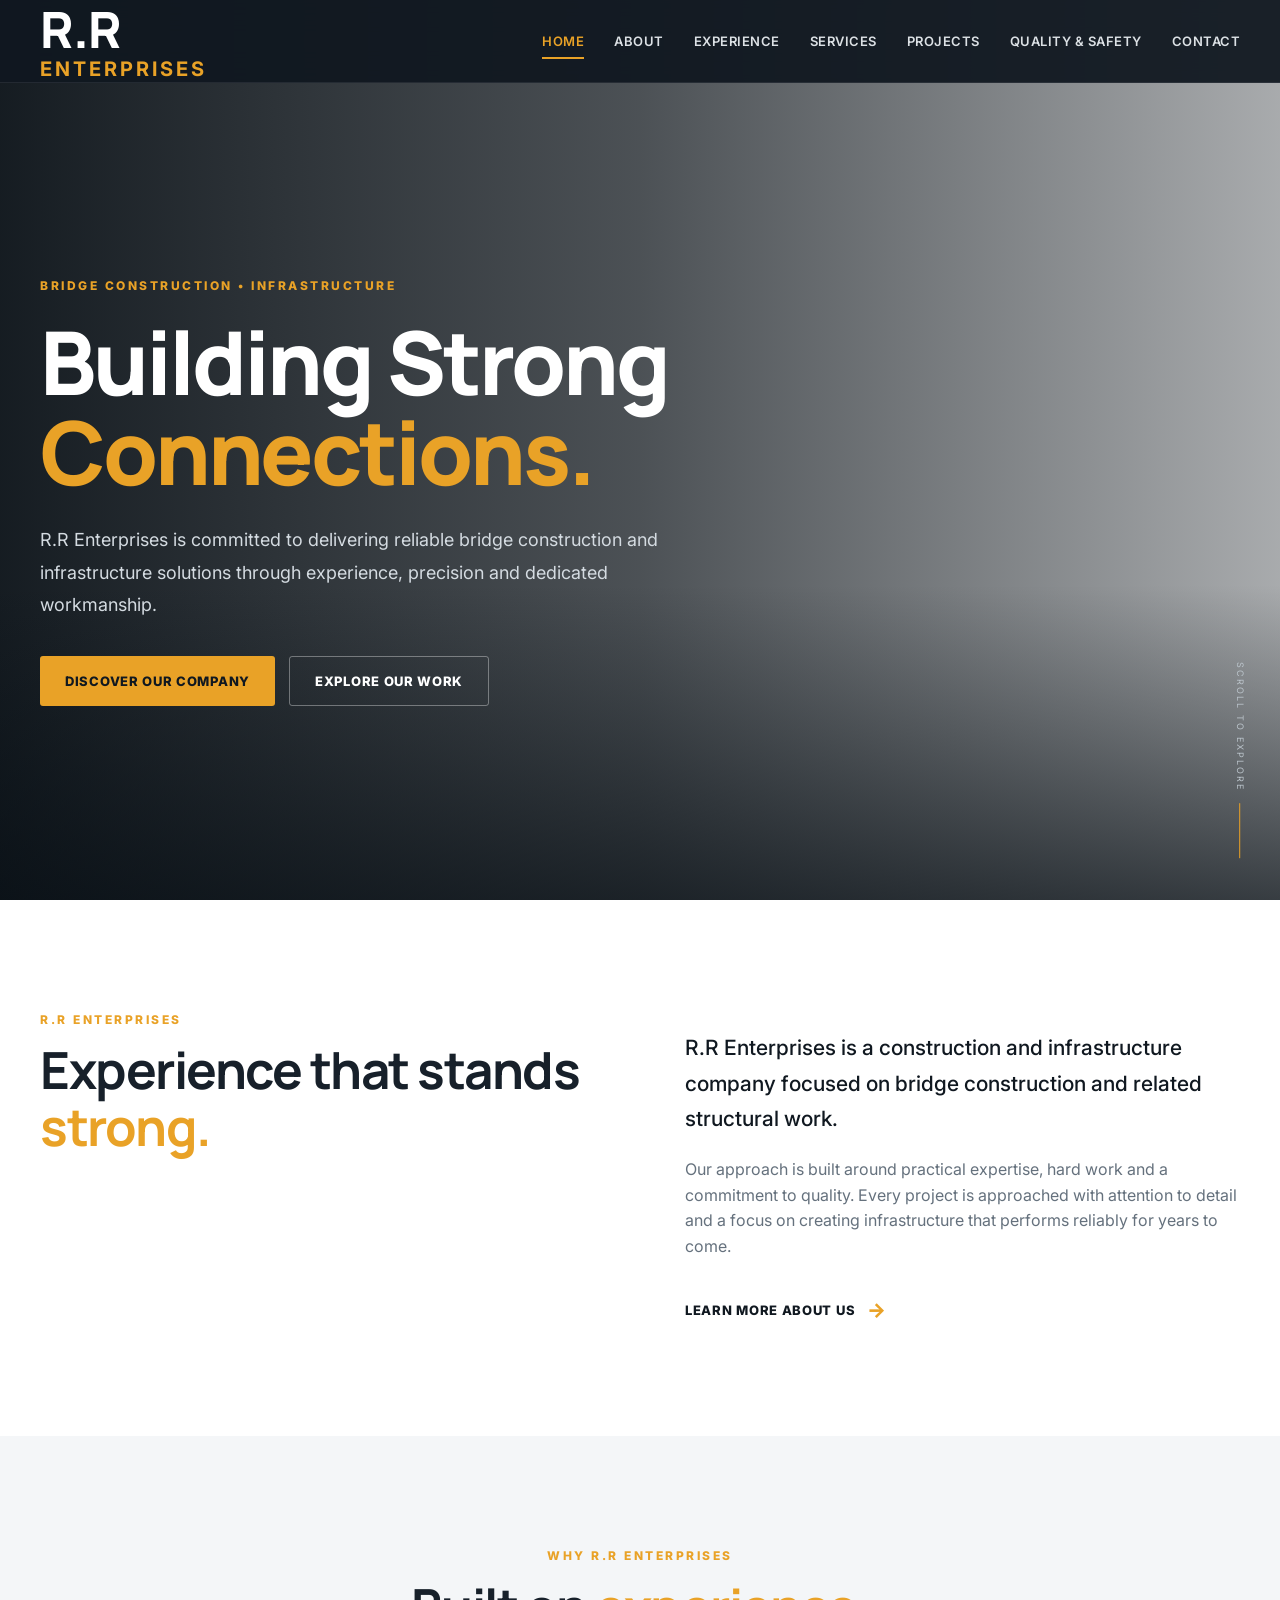
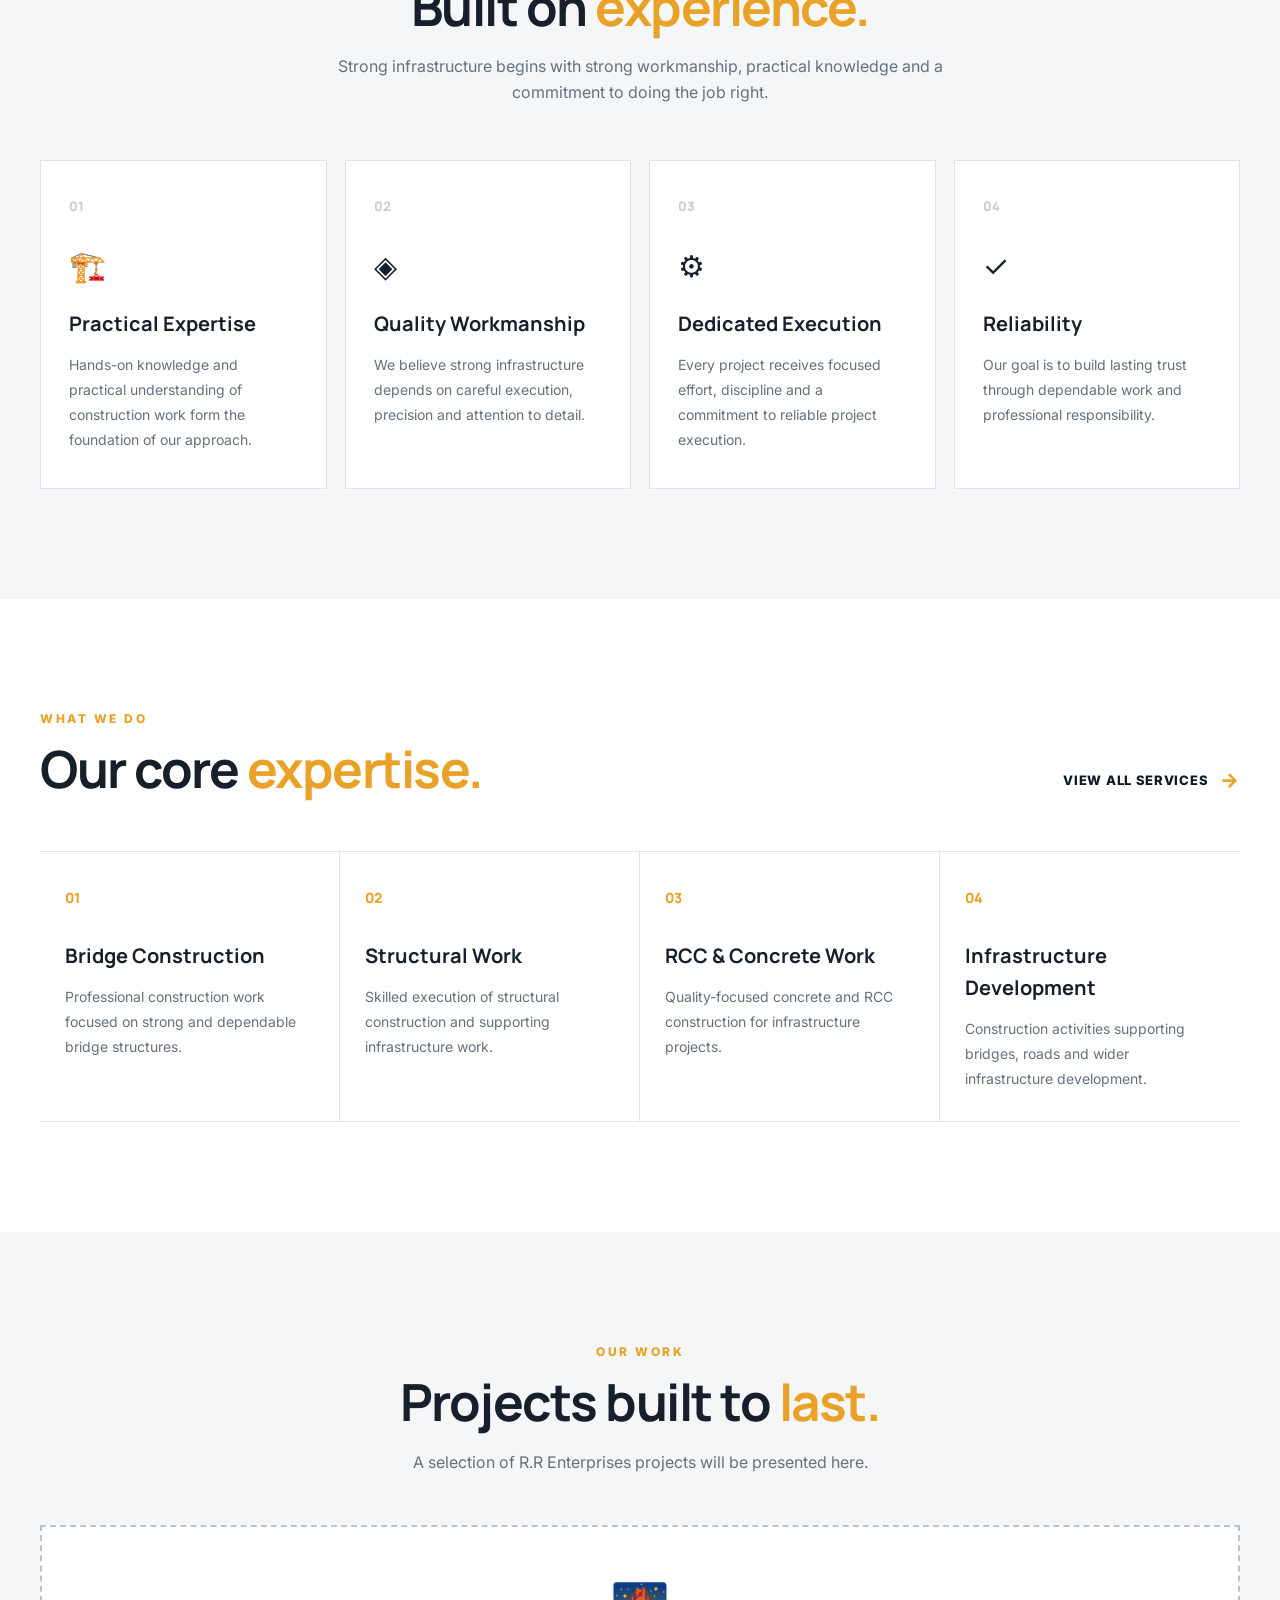
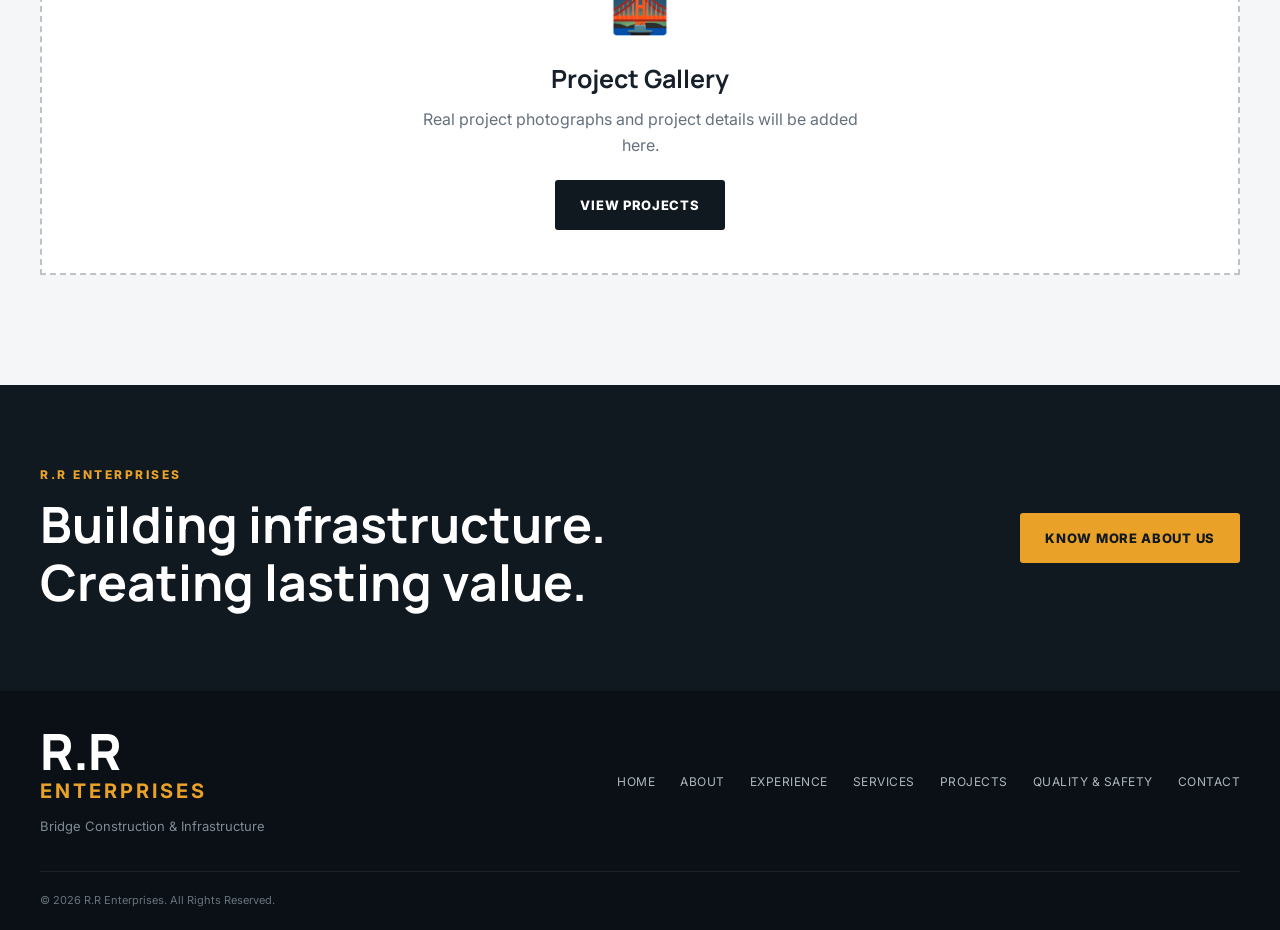
<file: index.html>
<!DOCTYPE html>
<html lang="en">

<head>

    <meta charset="UTF-8">

    <meta name="viewport" content="width=device-width, initial-scale=1.0">


    <!-- ================= BASIC SEO ================= -->

    <title>R.R Enterprises | Bridge Construction & Infrastructure</title>

    <meta name="description"
        content="R.R Enterprises is a bridge construction and infrastructure company based in Shajapur, Madhya Pradesh. With 15+ years of experience, the company undertakes major bridges, minor bridges, railway overbridges, dams and canal structures across India.">

    <meta name="keywords"
        content="R.R Enterprises, bridge construction company, bridge contractor India, bridge construction Madhya Pradesh, major bridge construction, minor bridge construction, railway overbridge, ROB construction, dam construction, canal construction, infrastructure company">

    <meta name="author" content="R.R Enterprises">

    <meta name="robots" content="index, follow">

    <meta name="language" content="English">


    <!-- ================= LOCATION ================= -->

    <meta name="geo.region" content="IN-MP">

    <meta name="geo.placename" content="Shajapur, Madhya Pradesh, India">


    <!-- ================= CANONICAL ================= -->

    <!--
        Add your real domain here after publishing.

        Example:
        <link rel="canonical" href="https://www.rrenterprises.com/">
    -->


    <!-- ================= OPEN GRAPH ================= -->

    <meta property="og:type" content="website">

    <meta property="og:title"
        content="R.R Enterprises | Bridge Construction & Infrastructure">

    <meta property="og:description"
        content="15+ years of experience in bridge construction and infrastructure development across India.">

    <!--
        Add these after your website has a final domain:

        <meta property="og:url"
            content="https://www.rrenterprises.com/">

        <meta property="og:image"
            content="https://www.rrenterprises.com/images/og-image.jpg">
    -->


    <!-- ================= THEME ================= -->

    <meta name="theme-color" content="#111820">


    <!-- ================= GOOGLE FONT ================= -->

    <link rel="preconnect" href="https://fonts.googleapis.com">

    <link rel="preconnect" href="https://fonts.gstatic.com" crossorigin>

    <link
        href="https://fonts.googleapis.com/css2?family=Inter:wght@400;500;600;700;800&family=Manrope:wght@500;600;700;800&display=swap"
        rel="stylesheet">


    <!-- ================= CSS ================= -->

    <link rel="stylesheet" href="css/style.css">

</head>


<body>


    <!-- ================= NAVIGATION ================= -->

    <header class="navbar">

        <div class="container nav-container">

            <a href="index.html" class="logo">

                <span class="logo-main">R.R</span>

                <span class="logo-sub">ENTERPRISES</span>

            </a>


            <nav class="nav-menu">

                <a href="index.html" class="active">Home</a>

                <a href="pages/about.html">About</a>

                <a href="pages/experience.html">Experience</a>

                <a href="pages/services.html">Services</a>

                <a href="pages/projects.html">Projects</a>

                <a href="pages/quality.html">Quality & Safety</a>

                <a href="pages/contact.html">Contact</a>

            </nav>


            <button class="menu-button" aria-label="Open navigation menu">

                <span></span>
                <span></span>
                <span></span>

            </button>

        </div>

    </header>



    <!-- ================= HERO SECTION ================= -->

    <main>

        <section class="hero">

            <div class="hero-overlay"></div>


            <div class="container hero-container">

                <div class="hero-content">

                    <p class="hero-label">
                        BRIDGE CONSTRUCTION • INFRASTRUCTURE
                    </p>


                    <h1>

                        Building Strong
                        <span>Connections.</span>

                    </h1>


                    <p class="hero-description">

                        R.R Enterprises is committed to delivering
                        reliable bridge construction and infrastructure
                        solutions through experience, precision and
                        dedicated workmanship.

                    </p>


                    <div class="hero-buttons">

                        <a href="pages/about.html" class="btn btn-primary">

                            Discover Our Company

                        </a>


                        <a href="pages/projects.html" class="btn btn-outline">

                            Explore Our Work

                        </a>

                    </div>

                </div>

            </div>


            <div class="hero-scroll">

                <span>SCROLL TO EXPLORE</span>

                <div class="scroll-line"></div>

            </div>

        </section>



        <!-- ================= COMPANY INTRODUCTION ================= -->

        <section class="intro section">

            <div class="container intro-grid">


                <div class="section-heading">

                    <p class="section-label">
                        R.R ENTERPRISES
                    </p>


                    <h2>

                        Experience that stands
                        <span>strong.</span>

                    </h2>

                </div>


                <div class="intro-content">

                    <p class="large-text">

                        R.R Enterprises is a construction and
                        infrastructure company focused on bridge
                        construction and related structural work.

                    </p>


                    <p>

                        Our approach is built around practical expertise,
                        hard work and a commitment to quality. Every
                        project is approached with attention to detail
                        and a focus on creating infrastructure that
                        performs reliably for years to come.

                    </p>


                    <a href="pages/about.html" class="text-link">

                        Learn more about us

                        <span>→</span>

                    </a>

                </div>

            </div>

        </section>



        <!-- ================= WHY CHOOSE US ================= -->

        <section class="why-us section">

            <div class="container">


                <div class="section-heading centered">

                    <p class="section-label">
                        WHY R.R ENTERPRISES
                    </p>


                    <h2>

                        Built on
                        <span>experience.</span>

                    </h2>


                    <p class="section-intro">

                        Strong infrastructure begins with strong
                        workmanship, practical knowledge and a
                        commitment to doing the job right.

                    </p>

                </div>


                <div class="why-grid">


                    <article class="why-card">

                        <div class="card-number">
                            01
                        </div>


                        <div class="card-icon">
                            🏗️
                        </div>


                        <h3>
                            Practical Expertise
                        </h3>


                        <p>

                            Hands-on knowledge and practical
                            understanding of construction work
                            form the foundation of our approach.

                        </p>

                    </article>



                    <article class="why-card">

                        <div class="card-number">
                            02
                        </div>


                        <div class="card-icon">
                            ◈
                        </div>


                        <h3>
                            Quality Workmanship
                        </h3>


                        <p>

                            We believe strong infrastructure
                            depends on careful execution,
                            precision and attention to detail.

                        </p>

                    </article>



                    <article class="why-card">

                        <div class="card-number">
                            03
                        </div>


                        <div class="card-icon">
                            ⚙
                        </div>


                        <h3>
                            Dedicated Execution
                        </h3>


                        <p>

                            Every project receives focused effort,
                            discipline and a commitment to reliable
                            project execution.

                        </p>

                    </article>



                    <article class="why-card">

                        <div class="card-number">
                            04
                        </div>


                        <div class="card-icon">
                            ✓
                        </div>


                        <h3>
                            Reliability
                        </h3>


                        <p>

                            Our goal is to build lasting trust
                            through dependable work and
                            professional responsibility.

                        </p>

                    </article>

                </div>

            </div>

        </section>



        <!-- ================= SERVICES PREVIEW ================= -->

        <section class="services-preview section">

            <div class="container">


                <div class="services-header">

                    <div class="section-heading">

                        <p class="section-label">
                            WHAT WE DO
                        </p>


                        <h2>

                            Our core
                            <span>expertise.</span>

                        </h2>

                    </div>


                    <a href="pages/services.html" class="text-link">

                        View all services

                        <span>→</span>

                    </a>

                </div>



                <div class="services-grid">


                    <article class="service-item">

                        <div class="service-icon">
                            01
                        </div>


                        <h3>
                            Bridge Construction
                        </h3>


                        <p>

                            Professional construction work
                            focused on strong and dependable
                            bridge structures.

                        </p>

                    </article>



                    <article class="service-item">

                        <div class="service-icon">
                            02
                        </div>


                        <h3>
                            Structural Work
                        </h3>


                        <p>

                            Skilled execution of structural
                            construction and supporting
                            infrastructure work.

                        </p>

                    </article>



                    <article class="service-item">

                        <div class="service-icon">
                            03
                        </div>


                        <h3>
                            RCC & Concrete Work
                        </h3>


                        <p>

                            Quality-focused concrete and RCC
                            construction for infrastructure
                            projects.

                        </p>

                    </article>



                    <article class="service-item">

                        <div class="service-icon">
                            04
                        </div>


                        <h3>
                            Infrastructure Development
                        </h3>


                        <p>

                            Construction activities supporting
                            bridges, roads and wider
                            infrastructure development.

                        </p>

                    </article>

                </div>

            </div>

        </section>



        <!-- ================= PROJECT PREVIEW ================= -->

        <section class="projects-preview section">

            <div class="container">


                <div class="section-heading centered">

                    <p class="section-label">
                        OUR WORK
                    </p>


                    <h2>

                        Projects built to
                        <span>last.</span>

                    </h2>


                    <p class="section-intro">

                        A selection of R.R Enterprises projects
                        will be presented here.

                    </p>

                </div>


                <!--
                    PROJECT IMAGES WILL BE ADDED HERE LATER.
                -->


                <div class="project-placeholder">

                    <div>

                        <div class="placeholder-icon">
                            🌉
                        </div>


                        <h3>
                            Project Gallery
                        </h3>


                        <p>

                            Real project photographs and
                            project details will be added here.

                        </p>


                        <a href="pages/projects.html"
                            class="btn btn-dark">

                            View Projects

                        </a>

                    </div>

                </div>

            </div>

        </section>



        <!-- ================= FINAL CTA ================= -->

        <section class="home-cta">

            <div class="container cta-container">

                <div>

                    <p class="section-label">
                        R.R ENTERPRISES
                    </p>


                    <h2>

                        Building infrastructure.
                        <br>
                        Creating lasting value.

                    </h2>

                </div>


                <a href="pages/about.html"
                    class="btn btn-primary">

                    Know More About Us

                </a>

            </div>

        </section>

    </main>



    <!-- ================= FOOTER ================= -->

    <footer class="footer">

        <div class="container footer-content">


            <div class="footer-brand">

                <a href="index.html" class="logo">

                    <span class="logo-main">R.R</span>

                    <span class="logo-sub">ENTERPRISES</span>

                </a>


                <p>
                    Bridge Construction & Infrastructure
                </p>

            </div>


            <div class="footer-links">

                <a href="index.html">
                    Home
                </a>


                <a href="pages/about.html">
                    About
                </a>


                <a href="pages/experience.html">
                    Experience
                </a>


                <a href="pages/services.html">
                    Services
                </a>


                <a href="pages/projects.html">
                    Projects
                </a>


                <a href="pages/quality.html">
                    Quality & Safety
                </a>


                <a href="pages/contact.html">
                    Contact
                </a>

            </div>

        </div>


        <div class="container footer-bottom">

            <p>
                © 2026 R.R Enterprises. All Rights Reserved.
            </p>

        </div>

    </footer>



    <!-- ================= JAVASCRIPT ================= -->

    <script src="js/script.js"></script>

</body>

</html>
</file>
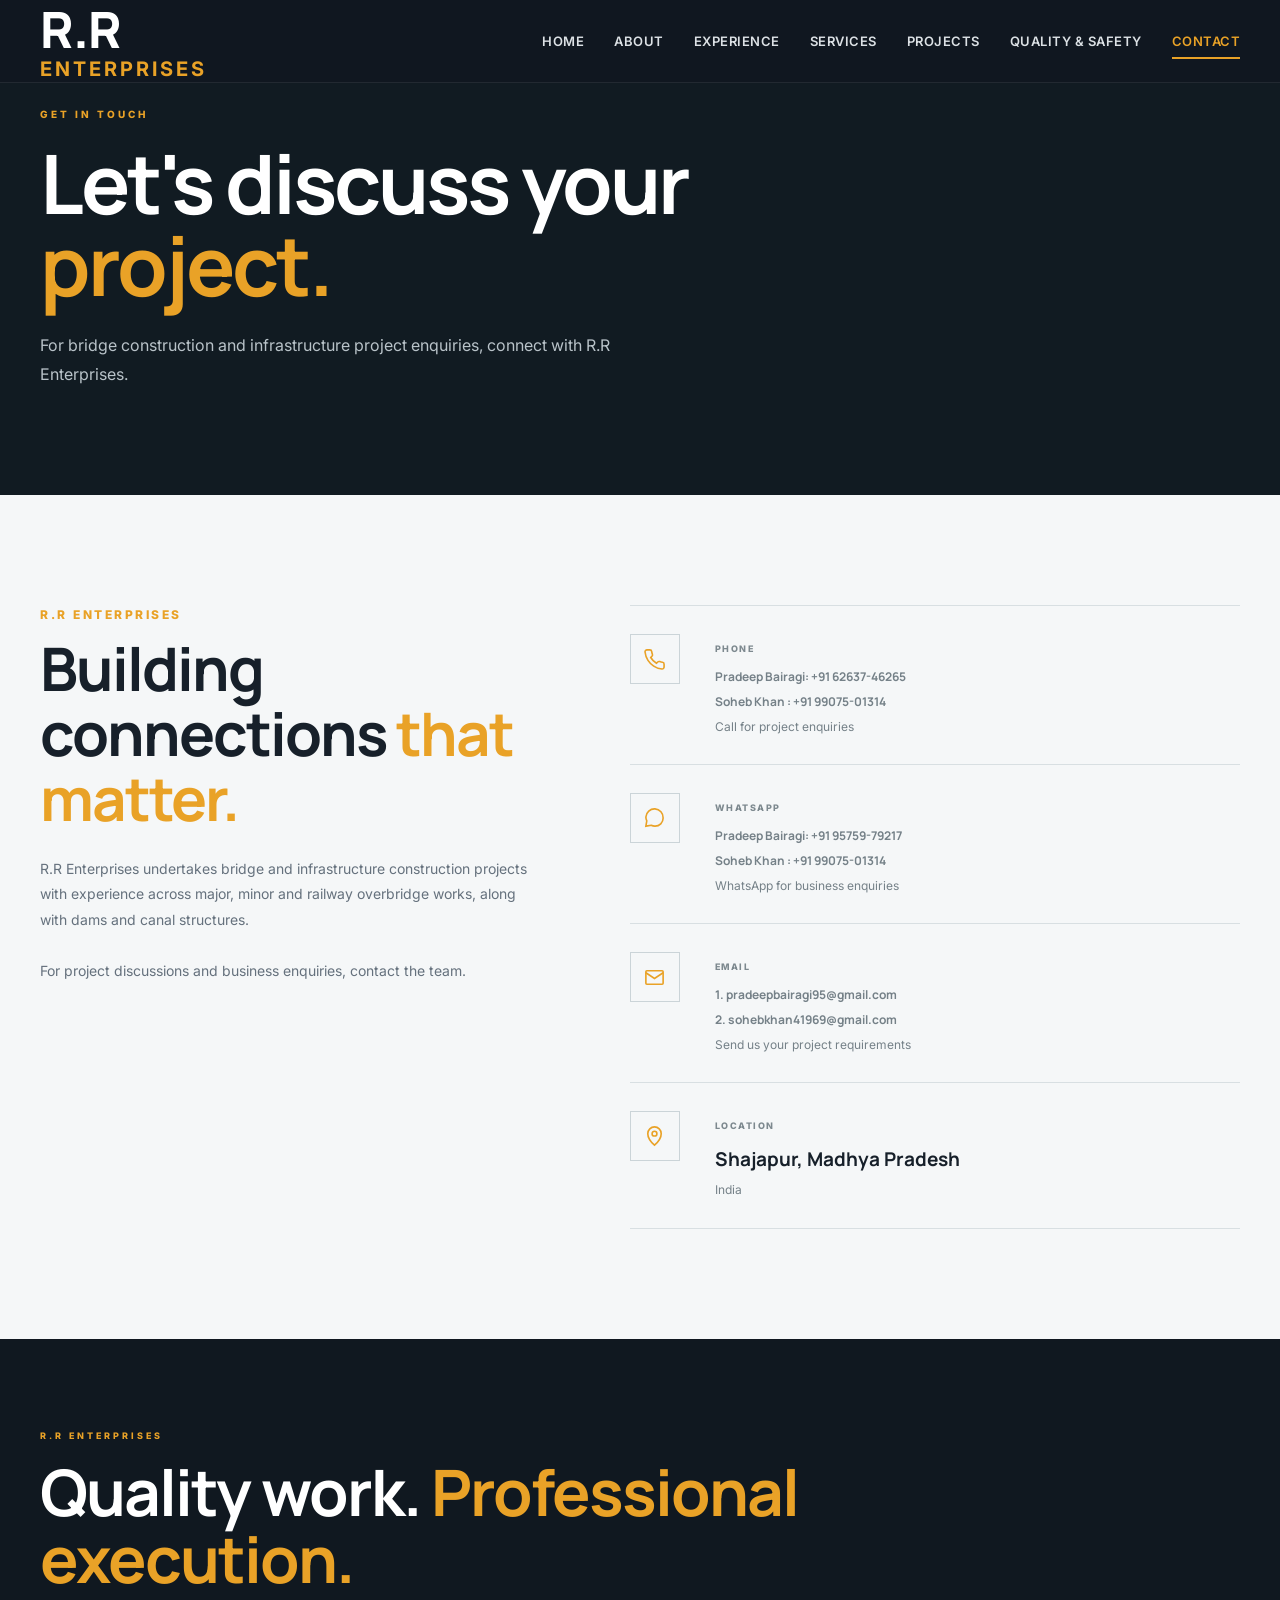
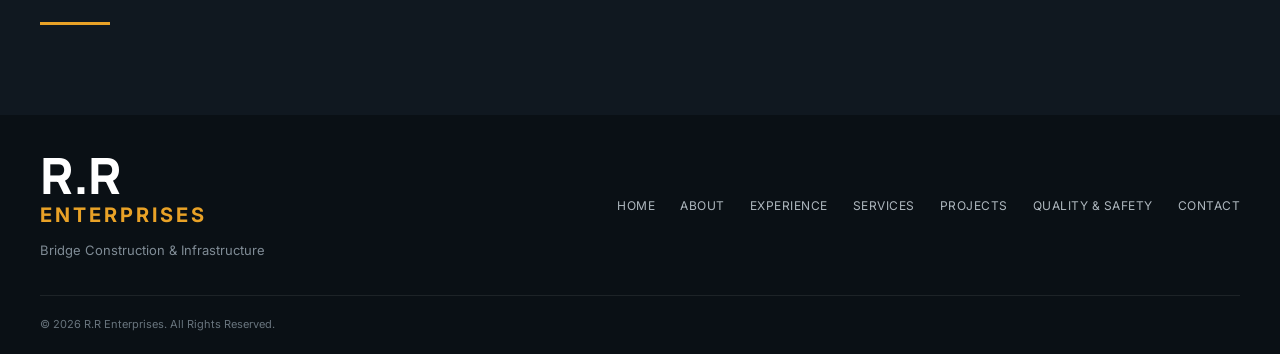
<file: pages/contact.html>
<!DOCTYPE html>
<html lang="en">

<head>

    <meta charset="UTF-8">

    <meta name="viewport" content="width=device-width, initial-scale=1.0">

    <meta name="description"
        content="Contact R.R Enterprises for bridge construction and infrastructure project enquiries. Based in Shajapur, Madhya Pradesh.">

    <meta name="keywords"
        content="R.R Enterprises, contact, bridge construction, infrastructure contractor, Shajapur">

    <meta name="author" content="R.R Enterprises">

    <title>Contact | R.R Enterprises</title>


    <!-- Google Fonts -->

    <link rel="preconnect" href="https://fonts.googleapis.com">

    <link rel="preconnect" href="https://fonts.gstatic.com" crossorigin>

    <link
        href="https://fonts.googleapis.com/css2?family=Inter:wght@400;500;600;700;800&family=Manrope:wght@500;600;700;800&display=swap"
        rel="stylesheet">


    <!-- Main CSS -->

    <link rel="stylesheet" href="../css/style.css">

    <!-- Contact CSS -->

    <link rel="stylesheet" href="../css/contact.css">

</head>


<body>


    <!-- ================= NAVIGATION ================= -->

    <header class="navbar">

        <div class="container nav-container">

            <a href="../index.html" class="logo">

                <span class="logo-main">R.R</span>

                <span class="logo-sub">ENTERPRISES</span>

            </a>


            <nav class="nav-menu">

                <a href="../index.html">Home</a>

                <a href="about.html">About</a>

                <a href="experience.html">Experience</a>

                <a href="services.html">Services</a>

                <a href="projects.html">Projects</a>

                <a href="quality.html">Quality & Safety</a>

                <a href="contact.html" class="active">Contact</a>

            </nav>


            <button class="menu-button" aria-label="Open navigation menu">

                <span></span>
                <span></span>
                <span></span>

            </button>

        </div>

    </header>



    <!-- ================= MAIN ================= -->

    <main>


        <!-- ================= HERO ================= -->

        <section class="contact-hero">

            <div class="container contact-hero-content">

                <p class="contact-label">
                    GET IN TOUCH
                </p>


                <h1>

                    Let's discuss your
                    <span>project.</span>

                </h1>


                <p>

                    For bridge construction and infrastructure
                    project enquiries, connect with R.R Enterprises.

                </p>

            </div>

        </section>



        <!-- ================= CONTACT INFORMATION ================= -->

        <section class="contact-section section">

            <div class="container contact-grid">


                <!-- LEFT -->

                <div class="contact-intro">

                    <p class="section-label">
                        R.R ENTERPRISES
                    </p>


                    <h2>

                        Building connections
                        <span>that matter.</span>

                    </h2>


                    <p>

                        R.R Enterprises undertakes bridge and
                        infrastructure construction projects with
                        experience across major, minor and railway
                        overbridge works, along with dams and
                        canal structures.

                    </p>


                    <p>

                        For project discussions and business
                        enquiries, contact the team.

                    </p>

                </div>



                <!-- RIGHT -->

                <div class="contact-details">


                    <!-- PHONE -->

                    <div class="contact-item">

                        <div class="contact-icon">

                            <svg viewBox="0 0 24 24"
                                fill="none"
                                stroke="currentColor"
                                stroke-width="1.7">

                                <path d="M22 16.92v3a2 2 0 0 1-2.18 2
                                19.79 19.79 0 0 1-8.63-3.07
                                19.5 19.5 0 0 1-6-6
                                19.79 19.79 0 0 1-3.07-8.67
                                A2 2 0 0 1 4.11 2h3
                                a2 2 0 0 1 2 1.72
                                12.84 12.84 0 0 0 .7 2.81
                                2 2 0 0 1-.45 2.11L8.09 9.91
                                a16 16 0 0 0 6 6l1.27-1.27
                                a2 2 0 0 1 2.11-.45
                                12.84 12.84 0 0 0 2.81.7
                                A2 2 0 0 1 22 16.92z" />

                            </svg>

                        </div>


                        <div>

                            <span>PHONE</span>

                            <!-- ENTER PHONE NUMBER HERE -->

                            <h3>
                                <p>Pradeep Bairagi: +91 62637-46265</p>
                                <p>Soheb Khan     : +91 99075-01314</p>
                            </h3>

                            <p>
                                Call for project enquiries
                            </p>

                        </div>

                    </div>



                    <!-- WHATSAPP -->

                    <div class="contact-item">

                        <div class="contact-icon">

                            <svg viewBox="0 0 24 24"
                                fill="none"
                                stroke="currentColor"
                                stroke-width="1.7">

                                <path d="M21 11.5a8.4 8.4 0 0 1-8.5 8.5
                                8.4 8.4 0 0 1-4-.95L3 20l.95-5.5
                                A8.4 8.4 0 0 1 3 10.5
                                8.5 8.5 0 1 1 21 11.5z" />

                            </svg>

                        </div>


                        <div>

                            <span>WHATSAPP</span>

                            <!-- ENTER WHATSAPP NUMBER HERE -->

                            <h3>
                                <p>Pradeep Bairagi: +91 95759-79217</p>
                                <p>Soheb Khan      : +91 99075-01314 </p>                              
                            </h3>

                            <p>
                                WhatsApp for business enquiries
                            </p>

                        </div>

                    </div>



                    <!-- EMAIL -->

                    <div class="contact-item">

                        <div class="contact-icon">

                            <svg viewBox="0 0 24 24"
                                fill="none"
                                stroke="currentColor"
                                stroke-width="1.7">

                                <rect x="3" y="5" width="18" height="14" rx="1" />

                                <path d="M3 7l9 6 9-6" />

                            </svg>

                        </div>


                        <div>

                            <span>EMAIL</span>

                            <!-- ENTER EMAIL HERE -->

                            <h3>
                              <p> 1. pradeepbairagi95@gmail.com</p>
                            <p>   2. sohebkhan41969@gmail.com</p>
                            </h3>

                            <p>
                                Send us your project requirements
                            </p>

                        </div>

                    </div>



                    <!-- LOCATION -->

                    <div class="contact-item">

                        <div class="contact-icon">

                            <svg viewBox="0 0 24 24"
                                fill="none"
                                stroke="currentColor"
                                stroke-width="1.7">

                                <path d="M12 21s7-6.2 7-12
                                a7 7 0 1 0-14 0
                                c0 5.8 7 12 7 12z" />

                                <circle cx="12" cy="9" r="2.5" />

                            </svg>

                        </div>


                        <div>

                            <span>LOCATION</span>

                            <h3>
                                Shajapur, Madhya Pradesh
                            </h3>

                            <p>
                                India
                            </p>

                        </div>

                    </div>


                </div>

            </div>

        </section>



        <!-- ================= CTA ================= -->

        <section class="contact-cta">

            <div class="container">

                <p>
                    R.R ENTERPRISES
                </p>


                <h2>

                    Quality work.
                    <span>Professional execution.</span>

                </h2>


                <div class="contact-cta-line"></div>

            </div>

        </section>

    </main>



    <!-- ================= FOOTER ================= -->

    <footer class="footer">

        <div class="container footer-content">


            <div class="footer-brand">

                <a href="../index.html" class="logo">

                    <span class="logo-main">R.R</span>

                    <span class="logo-sub">ENTERPRISES</span>

                </a>


                <p>
                    Bridge Construction & Infrastructure
                </p>

            </div>


            <div class="footer-links">

                <a href="../index.html">Home</a>

                <a href="about.html">About</a>

                <a href="experience.html">Experience</a>

                <a href="services.html">Services</a>

                <a href="projects.html">Projects</a>

                <a href="quality.html">Quality & Safety</a>

                <a href="contact.html">Contact</a>

            </div>

        </div>


        <div class="container footer-bottom">

            <p>
                © 2026 R.R Enterprises. All Rights Reserved.
            </p>

        </div>

    </footer>


    <!-- Mobile Menu JavaScript -->

    <script src="../js/script.js"></script>

</body>

</html>
</file>
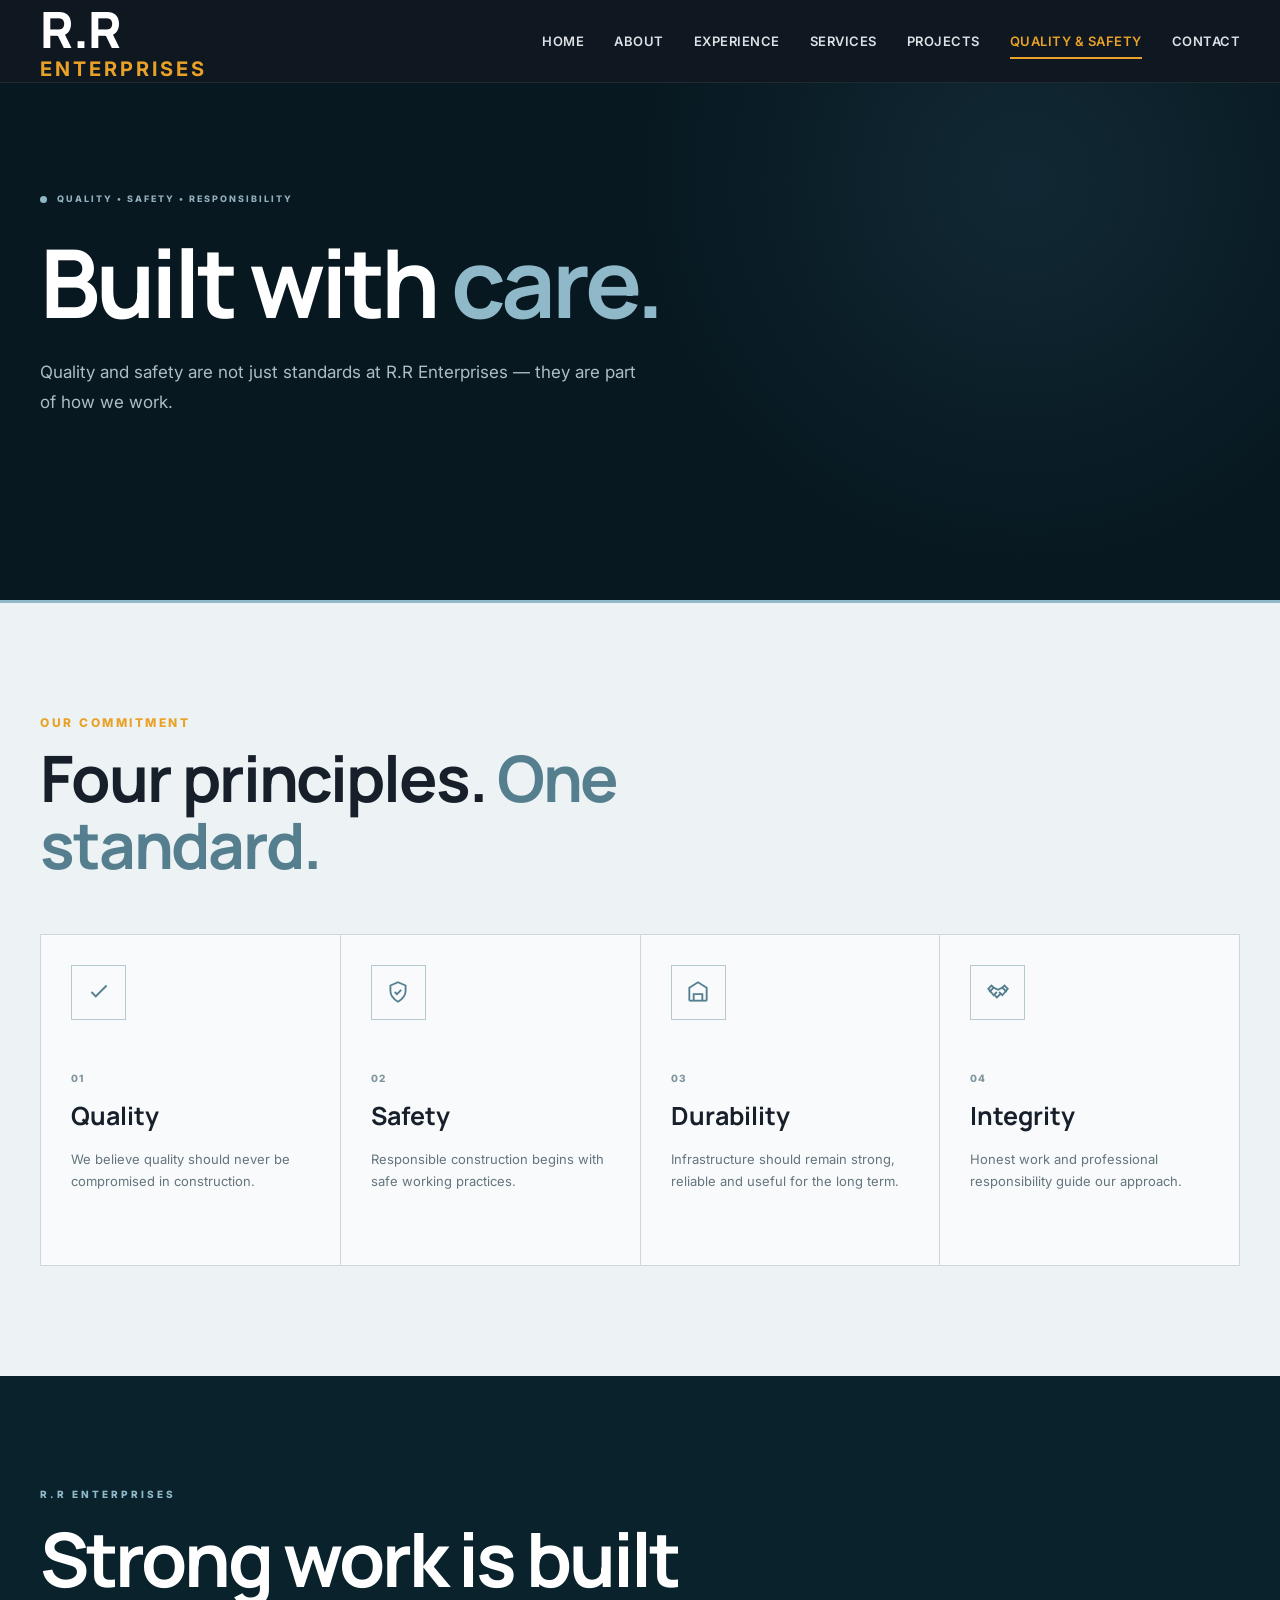
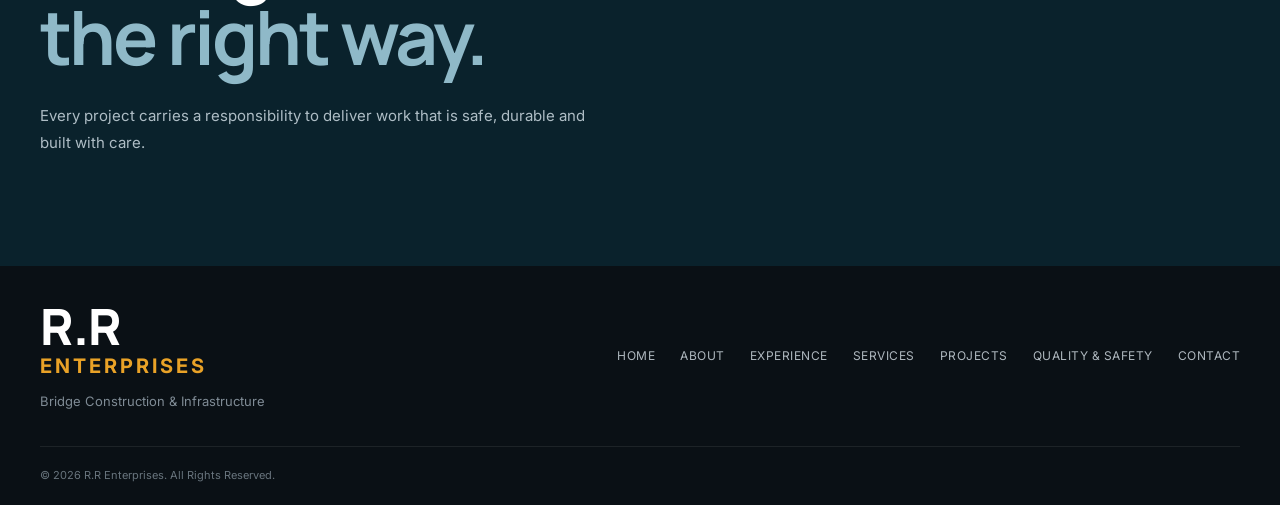
<file: pages/quality.html>
<!DOCTYPE html>
<html lang="en">

<head>

    <meta charset="UTF-8">

    <meta name="viewport" content="width=device-width, initial-scale=1.0">

    <meta name="description"
        content="R.R Enterprises focuses on quality, safety, durability and honest construction practices in bridge and infrastructure projects.">

    <meta name="keywords"
        content="R.R Enterprises, quality, safety, bridge construction, infrastructure, durability">

    <meta name="author" content="R.R Enterprises">

    <title>Quality & Safety | R.R Enterprises</title>


    <!-- Google Fonts -->

    <link rel="preconnect" href="https://fonts.googleapis.com">

    <link rel="preconnect" href="https://fonts.gstatic.com" crossorigin>

    <link
        href="https://fonts.googleapis.com/css2?family=Inter:wght@400;500;600;700;800&family=Manrope:wght@500;600;700;800&display=swap"
        rel="stylesheet">


    <!-- Main CSS -->

    <link rel="stylesheet" href="../css/style.css">

    <!-- Quality CSS -->

    <link rel="stylesheet" href="../css/quality.css">

</head>


<body>


    <!-- ================= NAVIGATION ================= -->

    <header class="navbar">

        <div class="container nav-container">

            <a href="../index.html" class="logo">

                <span class="logo-main">R.R</span>

                <span class="logo-sub">ENTERPRISES</span>

            </a>


            <nav class="nav-menu">

                <a href="../index.html">Home</a>

                <a href="about.html">About</a>

                <a href="experience.html">Experience</a>

                <a href="services.html">Services</a>

                <a href="projects.html">Projects</a>

                <a href="quality.html" class="active">
                    Quality & Safety
                </a>
                
                <a href="contact.html">Contact</a>
            </nav>


            <button class="menu-button" aria-label="Open navigation menu">

                <span></span>
                <span></span>
                <span></span>

            </button>

        </div>

    </header>



    <!-- ================= MAIN ================= -->

    <main>


        <!-- ================= HERO ================= -->

        <section class="quality-hero">

            <div class="container quality-hero-content">

                <div class="quality-badge">

                    <span></span>

                    QUALITY • SAFETY • RESPONSIBILITY

                </div>


                <h1>

                    Built with
                    <span>care.</span>

                </h1>


                <p>

                    Quality and safety are not just standards at
                    R.R Enterprises — they are part of how we work.

                </p>

            </div>


            <div class="quality-hero-line"></div>

        </section>



        <!-- ================= CORE VALUES ================= -->

        <section class="quality-values section">

            <div class="container">


                <div class="quality-heading">

                    <p class="section-label">
                        OUR COMMITMENT
                    </p>


                    <h2>

                        Four principles.
                        <span>One standard.</span>

                    </h2>

                </div>


                <div class="quality-grid">


                    <!-- QUALITY -->

                    <article class="quality-card">

                        <div class="quality-icon">

                            <!-- Check -->

                            <svg viewBox="0 0 24 24"
                                fill="none"
                                stroke="currentColor"
                                stroke-width="1.7">

                                <path d="M5 12l4 4L19 6" />

                            </svg>

                        </div>


                        <span>01</span>

                        <h3>
                            Quality
                        </h3>

                        <p>
                            We believe quality should never be
                            compromised in construction.
                        </p>

                    </article>



                    <!-- SAFETY -->

                    <article class="quality-card">

                        <div class="quality-icon">

                            <!-- Shield -->

                            <svg viewBox="0 0 24 24"
                                fill="none"
                                stroke="currentColor"
                                stroke-width="1.7">

                                <path
                                    d="M12 3l7 3v5c0 4.5-3 7.5-7 10-4-2.5-7-5.5-7-10V6l7-3z" />

                                <path d="M9 12l2 2 4-4" />

                            </svg>

                        </div>


                        <span>02</span>

                        <h3>
                            Safety
                        </h3>

                        <p>
                            Responsible construction begins with
                            safe working practices.
                        </p>

                    </article>



                    <!-- DURABILITY -->

                    <article class="quality-card">

                        <div class="quality-icon">

                            <!-- Structure -->

                            <svg viewBox="0 0 24 24"
                                fill="none"
                                stroke="currentColor"
                                stroke-width="1.7">

                                <path d="M4 20V8l8-5 8 5v12" />

                                <path d="M4 20h16" />

                                <path d="M8 20v-6h8v6" />

                            </svg>

                        </div>


                        <span>03</span>

                        <h3>
                            Durability
                        </h3>

                        <p>
                            Infrastructure should remain strong,
                            reliable and useful for the long term.
                        </p>

                    </article>



                    <!-- INTEGRITY -->

                    <article class="quality-card">

                        <div class="quality-icon">

                            <!-- Handshake / Integrity -->

                            <svg viewBox="0 0 24 24"
                                fill="none"
                                stroke="currentColor"
                                stroke-width="1.7">

                                <path
                                    d="M4 12l4-4 4 2 4-2 4 4" />

                                <path
                                    d="M8 8l-2-2-3 3 5 6 3-3" />

                                <path
                                    d="M16 8l2-2 3 3-5 6-3-3" />

                                <path d="M9 15l2 2 4-4" />

                            </svg>

                        </div>


                        <span>04</span>

                        <h3>
                            Integrity
                        </h3>

                        <p>
                            Honest work and professional
                            responsibility guide our approach.
                        </p>

                    </article>

                </div>

            </div>

        </section>



        <!-- ================= STATEMENT ================= -->

        <section class="quality-statement">

            <div class="container">

                <p class="quality-small-label">
                    R.R ENTERPRISES
                </p>


                <h2>

                    Strong work is built
                    <br>

                    <span>the right way.</span>

                </h2>


                <p class="quality-statement-text">

                    Every project carries a responsibility to
                    deliver work that is safe, durable and built
                    with care.

                </p>

            </div>

        </section>

    </main>



    <!-- ================= FOOTER ================= -->

    <footer class="footer">

        <div class="container footer-content">


            <div class="footer-brand">

                <a href="../index.html" class="logo">

                    <span class="logo-main">R.R</span>

                    <span class="logo-sub">ENTERPRISES</span>

                </a>


                <p>
                    Bridge Construction & Infrastructure
                </p>

            </div>


            <div class="footer-links">

                <a href="../index.html">Home</a>

                <a href="about.html">About</a>

                <a href="experience.html">Experience</a>

                <a href="services.html">Services</a>

                <a href="projects.html">Projects</a>

                <a href="quality.html">Quality & Safety</a>

                <a href="contact.html">Contact</a>
            </div>

        </div>


        <div class="container footer-bottom">

            <p>
                © 2026 R.R Enterprises. All Rights Reserved.
            </p>

        </div>

    </footer>

  <script src="../js/script.js"></script>
</body>

</html>
</file>
<file: css/style.css>
/* =====================================================
   R.R ENTERPRISES
   PROFESSIONAL WEBSITE - MAIN STYLESHEET
   ===================================================== */


/* ================= RESET ================= */

* {
    margin: 0;
    padding: 0;
    box-sizing: border-box;
}


html {
    scroll-behavior: smooth;
}


body {
    font-family: "Inter", sans-serif;
    color: #17202a;
    background: #ffffff;
    line-height: 1.6;
}


img {
    max-width: 100%;
    display: block;
}


a {
    color: inherit;
    text-decoration: none;
}


button {
    font-family: inherit;
}


/* ================= VARIABLES ================= */

:root {

    --dark: #101820;

    --dark-light: #18232d;

    --orange: #e9a227;

    --orange-light: #f5b642;

    --white: #ffffff;

    --light: #f4f6f8;

    --gray: #65717d;

    --border: #e1e5e8;

    --max-width: 1200px;

}


/* ================= CONTAINER ================= */

.container {

    width: min(100% - 50px, var(--max-width));

    margin-inline: auto;

}


/* ================= NAVBAR ================= */

.navbar {

    position: fixed;

    top: 0;

    left: 0;

    width: 100%;

    z-index: 1000;

    background: rgba(16, 24, 32, 0.94);

    backdrop-filter: blur(15px);

    border-bottom: 1px solid rgba(255,255,255,0.08);

}


.nav-container {

    height: 82px;

    display: flex;

    align-items: center;

    justify-content: space-between;

}


/* ================= LOGO ================= */

.logo {

    display: flex;

    flex-direction: column;

    line-height: 1;

}


.logo-main {

    font-family: "Manrope", sans-serif;

    font-size: 50px;

    font-weight: 800;

    color: var(--white);

    letter-spacing: -1px;

}


.logo-sub {

    margin-top: 5px;

    font-size: 20px;

    font-weight: 700;

    letter-spacing: 3px;

    color: var(--orange);

}


/* ================= NAVIGATION ================= */

.nav-menu {

    display: flex;

    align-items: center;

    gap: 30px;

}


.nav-menu a {

    position: relative;

    color: #dce1e5;

    font-size: 13px;

    font-weight: 600;

    text-transform: uppercase;

    letter-spacing: .5px;

    padding: 10px 0;

    transition: .3s ease;

}


.nav-menu a:hover,

.nav-menu a.active {

    color: var(--orange);

}


.nav-menu a::after {

    content: "";

    position: absolute;

    left: 0;

    bottom: 2px;

    width: 0;

    height: 2px;

    background: var(--orange);

    transition: .3s ease;

}


.nav-menu a:hover::after,

.nav-menu a.active::after {

    width: 100%;

}


/* ================= MENU BUTTON ================= */

.menu-button {

    display: none;

    width: 42px;

    height: 42px;

    border: 1px solid rgba(255,255,255,.2);

    background: transparent;

    border-radius: 5px;

    cursor: pointer;

}


.menu-button span {

    display: block;

    width: 20px;

    height: 2px;

    background: white;

    margin: 4px auto;

}


/* ================= HERO ================= */

.hero {

    min-height: 100vh;

    position: relative;

    display: flex;

    align-items: center;

    color: white;

    background:

        linear-gradient(

            90deg,

            rgba(7,14,20,.94),

            rgba(7,14,20,.72),

            rgba(7,14,20,.35)

        ),

        url("https://images.unsplash.com/photo-1545259741-2ea3ebf61fa8?auto=format&fit=crop&w=2200&q=85");

    background-size: cover;

    background-position: center;

}


.hero-overlay {

    position: absolute;

    inset: 0;

    background: linear-gradient(

        to bottom,

        transparent 65%,

        rgba(7,14,20,.7)

    );

}


.hero-container {

    position: relative;

    z-index: 1;

    padding-top: 82px;

}


.hero-content {

    max-width: 780px;

}


.hero-label,

.section-label {

    color: var(--orange);

    font-size: 12px;

    font-weight: 800;

    letter-spacing: 2.5px;

}


.hero-label {

    margin-bottom: 22px;

}


.hero h1 {

    font-family: "Manrope", sans-serif;

    font-size: clamp(48px, 7vw, 88px);

    font-weight: 800;

    line-height: 1.02;

    letter-spacing: -3px;

}


.hero h1 span,

.section-heading h2 span {

    color: var(--orange);

}


.hero-description {

    max-width: 650px;

    margin-top: 28px;

    color: #d4dbe1;

    font-size: 18px;

    line-height: 1.8;

}


.hero-buttons {

    display: flex;

    flex-wrap: wrap;

    gap: 14px;

    margin-top: 35px;

}


/* ================= BUTTONS ================= */

.btn {

    display: inline-flex;

    align-items: center;

    justify-content: center;

    min-height: 50px;

    padding: 0 25px;

    border-radius: 3px;

    font-size: 13px;

    font-weight: 800;

    text-transform: uppercase;

    letter-spacing: .7px;

    transition: .3s ease;

}


.btn-primary {

    color: #101820;

    background: var(--orange);

}


.btn-primary:hover {

    background: var(--orange-light);

    transform: translateY(-3px);

}


.btn-outline {

    color: white;

    border: 1px solid rgba(255,255,255,.35);

}


.btn-outline:hover {

    background: white;

    color: var(--dark);

}


.btn-dark {

    margin-top: 22px;

    color: white;

    background: var(--dark);

}


.btn-dark:hover {

    background: var(--orange);

    color: var(--dark);

}


/* ================= HERO SCROLL ================= */

.hero-scroll {

    position: absolute;

    right: 40px;

    bottom: 35px;

    display: flex;

    align-items: center;

    gap: 12px;

    transform: rotate(90deg);

    transform-origin: right center;

}


.hero-scroll span {

    font-size: 9px;

    letter-spacing: 2px;

    color: #bbc4cb;

}


.scroll-line {

    width: 55px;

    height: 1px;

    background: var(--orange);

}


/* ================= SECTION ================= */

.section {

    padding: 110px 0;

}


.section-heading h2 {

    margin-top: 12px;

    font-family: "Manrope", sans-serif;

    font-size: clamp(35px, 4vw, 55px);

    line-height: 1.1;

    letter-spacing: -1.5px;

}


.section-heading.centered {

    text-align: center;

}


.section-intro {

    max-width: 650px;

    margin: 20px auto 0;

    color: var(--gray);

}


/* ================= INTRO ================= */

.intro {

    background: white;

}


.intro-grid {

    display: grid;

    grid-template-columns: 1fr 1fr;

    gap: 90px;

    align-items: start;

}


.intro-content {

    padding-top: 20px;

}


.intro-content p {

    color: var(--gray);

    margin-bottom: 20px;

}


.intro-content .large-text {

    color: var(--dark);

    font-size: 21px;

    font-weight: 500;

    line-height: 1.7;

}


.text-link {

    display: inline-flex;

    align-items: center;

    gap: 12px;

    margin-top: 15px;

    color: var(--dark);

    font-size: 13px;

    font-weight: 800;

    text-transform: uppercase;

    letter-spacing: .7px;

}


.text-link span {

    color: var(--orange);

    font-size: 20px;

    transition: .3s ease;

}


.text-link:hover span {

    transform: translateX(6px);

}


/* ================= WHY US ================= */

.why-us {

    background: var(--light);

}


.why-grid {

    display: grid;

    grid-template-columns: repeat(4, 1fr);

    gap: 18px;

    margin-top: 55px;

}


.why-card {

    position: relative;

    padding: 35px 28px;

    background: white;

    border: 1px solid var(--border);

    transition: .3s ease;

}


.why-card:hover {

    transform: translateY(-8px);

    border-color: var(--orange);

    box-shadow: 0 18px 40px rgba(16,24,32,.08);

}


.card-number {

    color: #c7cdd2;

    font-family: "Manrope", sans-serif;

    font-size: 13px;

    font-weight: 800;

}


.card-icon {

    margin: 25px 0 18px;

    font-size: 30px;

}


.why-card h3 {

    font-family: "Manrope", sans-serif;

    font-size: 20px;

    margin-bottom: 12px;

}


.why-card p {

    color: var(--gray);

    font-size: 14px;

    line-height: 1.8;

}


/* ================= SERVICES ================= */

.services-preview {

    background: white;

}


.services-header {

    display: flex;

    justify-content: space-between;

    align-items: end;

    gap: 30px;

}


.services-grid {

    display: grid;

    grid-template-columns: repeat(4, 1fr);

    margin-top: 55px;

    border-top: 1px solid var(--border);

}


.service-item {

    padding: 35px 25px 30px;

    border-right: 1px solid var(--border);

    border-bottom: 1px solid var(--border);

    transition: .3s ease;

}


.service-item:last-child {

    border-right: none;

}


.service-item:hover {

    background: var(--light);

}


.service-icon {

    color: var(--orange);

    font-family: "Manrope", sans-serif;

    font-size: 14px;

    font-weight: 800;

    margin-bottom: 30px;

}


.service-item h3 {

    font-family: "Manrope", sans-serif;

    font-size: 20px;

    margin-bottom: 12px;

}


.service-item p {

    color: var(--gray);

    font-size: 14px;

    line-height: 1.8;

}


/* ================= PROJECTS ================= */

.projects-preview {

    background: var(--light);

}


.project-placeholder {

    min-height: 350px;

    margin-top: 50px;

    display: flex;

    justify-content: center;

    align-items: center;

    text-align: center;

    border: 2px dashed #bcc4ca;

    background: white;

}


.placeholder-icon {

    font-size: 48px;

    margin-bottom: 12px;

}


.project-placeholder h3 {

    font-family: "Manrope", sans-serif;

    font-size: 25px;

}


.project-placeholder p {

    max-width: 450px;

    margin-top: 8px;

    color: var(--gray);

}


/* ================= CTA ================= */

.home-cta {

    padding: 80px 0;

    color: white;

    background: var(--dark);

}


.cta-container {

    display: flex;

    align-items: center;

    justify-content: space-between;

    gap: 40px;

}


.home-cta h2 {

    margin-top: 12px;

    font-family: "Manrope", sans-serif;

    font-size: clamp(32px, 4vw, 50px);

    line-height: 1.15;

}


/* ================= FOOTER ================= */

.footer {

    color: white;

    background: #0a1015;

}


.footer-content {

    min-height: 180px;

    display: flex;

    align-items: center;

    justify-content: space-between;

    gap: 50px;

}


.footer-brand p {

    margin-top: 15px;

    color: #7f8b95;

    font-size: 13px;

}


.footer-links {

    display: flex;

    flex-wrap: wrap;

    gap: 25px;

}


.footer-links a {

    color: #aeb7be;

    font-size: 12px;

    text-transform: uppercase;

    letter-spacing: .5px;

}


.footer-links a:hover {

    color: var(--orange);

}


.footer-bottom {

    padding: 20px 0;

    border-top: 1px solid rgba(255,255,255,.08);

}


.footer-bottom p {

    color: #68747d;

    font-size: 11px;

}


/* =====================================================
   RESPONSIVE
   ===================================================== */

@media (max-width: 1000px) {

    .nav-menu {

        gap: 16px;

    }


    .why-grid {

        grid-template-columns: repeat(2, 1fr);

    }


    .services-grid {

        grid-template-columns: repeat(2, 1fr);

    }


    .service-item:nth-child(2) {

        border-right: none;

    }

}


@media (max-width: 800px) {

    .container {

        width: min(100% - 35px, var(--max-width));

    }


    .nav-menu {

        display: none;

    }


    .menu-button {

        display: block;

    }


    .hero {

        background-position: 65% center;

    }


    .hero h1 {

        font-size: clamp(45px, 12vw, 65px);

        letter-spacing: -2px;

    }


    .hero-description {

        font-size: 16px;

    }


    .hero-scroll {

        display: none;

    }


    .intro-grid {

        grid-template-columns: 1fr;

        gap: 30px;

    }


    .section {

        padding: 80px 0;

    }


    .services-header {

        align-items: start;

        flex-direction: column;

    }


    .cta-container {

        align-items: start;

        flex-direction: column;

    }


    .footer-content {

        align-items: start;

        flex-direction: column;

        padding: 45px 0;

    }

}


@media (max-width: 550px) {

    .hero-buttons {

        flex-direction: column;

        align-items: stretch;

    }


    .btn {

        width: 100%;

    }


    .why-grid,

    .services-grid {

        grid-template-columns: 1fr;

    }


    .service-item {

        border-right: none;

    }


    .project-placeholder {

        min-height: 300px;

        padding: 25px;

    }


    .footer-links {

        flex-direction: column;

        gap: 12px;

    }

}
/* =====================================================
   FINAL MOBILE RESPONSIVE POLISH
   R.R ENTERPRISES
   ===================================================== */


/* ================= TABLET ================= */

@media (max-width: 1000px) {

    .container {
        width: min(100% - 40px, var(--max-width));
    }

    .nav-menu {
        gap: 18px;
    }

    .logo-main {
        font-size: 42px;
    }

    .logo-sub {
        font-size: 17px;
        letter-spacing: 2.5px;
    }

}


/* ================= MOBILE NAVIGATION ================= */

@media (max-width: 800px) {

    .nav-container {
        height: 72px;
    }

    .container {
        width: min(100% - 32px, var(--max-width));
    }

    .logo-main {
        font-size: 34px;
    }

    .logo-sub {
        margin-top: 3px;
        font-size: 13px;
        letter-spacing: 2px;
    }

    .menu-button {
        display: block;
        flex-shrink: 0;
    }

    /*
       Mobile menu is initially hidden.
       Your existing menu-button can later be
       connected with JavaScript.
    */

    .nav-menu {
        display: none;
    }

}


/* ================= SMALL MOBILE ================= */

@media (max-width: 550px) {

    .container {
        width: min(100% - 28px, var(--max-width));
    }


    /* ---------- GENERAL ---------- */

    body {
        overflow-x: hidden;
    }

    section {
        overflow: hidden;
    }

    .section {
        padding: 65px 0;
    }


    /* ---------- HEADINGS ---------- */

    h1,
    h2,
    h3 {
        overflow-wrap: break-word;
    }

    .section-heading h2 {
        font-size: clamp(34px, 10vw, 48px);
        line-height: 1.08;
        letter-spacing: -1.5px;
    }


    /* ---------- HOME HERO ---------- */

    .hero {
        min-height: 100svh;
        background-position: 62% center;
    }

    .hero-container {
        padding-top: 72px;
    }

    .hero h1 {
        font-size: clamp(43px, 12vw, 62px);
        line-height: 1.02;
        letter-spacing: -2px;
    }

    .hero-description {
        max-width: 100%;
        margin-top: 20px;
        font-size: 15px;
        line-height: 1.7;
    }

    .hero-buttons {
        width: 100%;
        flex-direction: column;
        gap: 10px;
    }

    .btn {
        width: 100%;
        min-height: 48px;
    }


    /* ---------- INTRO ---------- */

    .intro-grid {
        grid-template-columns: 1fr;
        gap: 30px;
    }


    /* ---------- GRIDS ---------- */

    .why-grid,
    .services-grid {
        grid-template-columns: 1fr;
    }


    /* ---------- CTA ---------- */

    .cta-container {
        flex-direction: column;
        align-items: flex-start;
        gap: 25px;
    }


    /* ---------- FOOTER ---------- */

    .footer-content {
        flex-direction: column;
        align-items: flex-start;
        gap: 35px;
        padding: 45px 0;
    }

    .footer-links {
        width: 100%;
        flex-direction: column;
        gap: 12px;
    }

    .footer-bottom p {
        line-height: 1.6;
    }

}


/* ================= VERY SMALL PHONES ================= */

@media (max-width: 380px) {

    .container {
        width: calc(100% - 24px);
    }

    .logo-main {
        font-size: 30px;
    }

    .logo-sub {
        font-size: 11px;
        letter-spacing: 1.7px;
    }

    .menu-button {
        width: 40px;
        height: 40px;
    }

    .hero h1 {
        font-size: 42px;
    }

    .section {
        padding: 55px 0;
    }

}

/* =====================================================
   MOBILE MENU
   ===================================================== */

@media (max-width: 800px) {

    .nav-container {
        position: relative;
    }

    .nav-menu.mobile-active {

        display: flex;

        position: absolute;

        top: 72px;

        left: 0;

        width: 100%;

        flex-direction: column;

        gap: 0;

        padding: 15px 0;

        background: var(--dark);

        border-top: 1px solid #26343d;

        box-shadow: 0 15px 30px rgba(0, 0, 0, 0.25);

        z-index: 999;

    }

    .nav-menu.mobile-active a {

        display: block;

        width: 100%;

        padding: 15px 20px;

        color: white;

        font-size: 13px;

    }

    .nav-menu.mobile-active a:hover {

        background: #18242c;

        color: var(--orange);

    }

}
</file>
<file: css/contact.css>
/* =====================================================
   R.R ENTERPRISES
   CONTACT PAGE
   ===================================================== */


/* ================= HERO ================= */

.contact-hero {

    min-height: 55vh;

    display: flex;

    align-items: center;

    background: #111b22;

    color: white;

}


.contact-hero-content {

    padding: 100px 0;

}


.contact-label {

    color: var(--orange);

    font-size: 10px;

    font-weight: 800;

    letter-spacing: 3px;

}


.contact-hero h1 {

    max-width: 850px;

    margin-top: 20px;

    font-family: "Manrope", sans-serif;

    font-size: clamp(50px, 7vw, 82px);

    line-height: 1;

    letter-spacing: -3px;

}


.contact-hero h1 span {

    color: var(--orange);

}


.contact-hero-content > p:last-child {

    max-width: 600px;

    margin-top: 25px;

    color: #b9c3c9;

    font-size: 16px;

    line-height: 1.8;

}



/* ================= CONTACT SECTION ================= */

.contact-section {

    background: #f5f7f8;

}


.contact-grid {

    display: grid;

    grid-template-columns:
        minmax(0, .9fr)
        minmax(0, 1.1fr);

    gap: 90px;

}


.contact-intro h2 {

    max-width: 550px;

    margin-top: 12px;

    font-family: "Manrope", sans-serif;

    font-size: clamp(38px, 5vw, 60px);

    line-height: 1.08;

    letter-spacing: -2px;

}


.contact-intro h2 span {

    color: var(--orange);

}


.contact-intro > p:not(.section-label) {

    max-width: 570px;

    margin-top: 25px;

    color: var(--gray);

    font-size: 14px;

    line-height: 1.85;

}



/* ================= DETAILS ================= */

.contact-details {

    border-top: 1px solid #d8dfe2;

}


.contact-item {

    display: grid;

    grid-template-columns: 60px minmax(0, 1fr);

    gap: 25px;

    padding: 28px 0;

    border-bottom: 1px solid #d8dfe2;

}


.contact-icon {

    width: 50px;

    height: 50px;

    display: flex;

    align-items: center;

    justify-content: center;

    border: 1px solid #cbd4d8;

    color: var(--orange);

}


.contact-icon svg {

    width: 23px;

    height: 23px;

}


.contact-item span {

    color: #7d898f;

    font-size: 9px;

    font-weight: 800;

    letter-spacing: 1.5px;

}


.contact-item h3 {

    margin-top: 7px;

    font-family: "Manrope", sans-serif;

    font-size: 19px;

}


.contact-item p {

    margin-top: 6px;

    color: #758188;

    font-size: 12px;

    line-height: 1.6;

}



/* ================= CTA ================= */

.contact-cta {

    padding: 90px 0;

    background: var(--dark);

    color: white;

}


.contact-cta p {

    color: var(--orange);

    font-size: 9px;

    font-weight: 800;

    letter-spacing: 3px;

}


.contact-cta h2 {

    max-width: 800px;

    margin-top: 15px;

    font-family: "Manrope", sans-serif;

    font-size: clamp(40px, 5vw, 65px);

    line-height: 1.05;

    letter-spacing: -2px;

}


.contact-cta h2 span {

    color: var(--orange);

}


.contact-cta-line {

    width: 70px;

    height: 3px;

    margin-top: 30px;

    background: var(--orange);

}



/* ================= TABLET ================= */

@media (max-width: 850px) {

    .contact-grid {

        grid-template-columns: 1fr;

        gap: 55px;

    }

}



/* ================= MOBILE ================= */

@media (max-width: 600px) {

    .contact-hero {

        min-height: 60vh;

    }


    .contact-hero-content {

        padding: 80px 0;

    }


    .contact-hero h1 {

        font-size: clamp(44px, 11vw, 60px);

        letter-spacing: -2px;

    }


    .contact-hero-content > p:last-child {

        font-size: 15px;

    }


    .contact-item {

        grid-template-columns: 50px minmax(0, 1fr);

        gap: 17px;

    }


    .contact-icon {

        width: 45px;

        height: 45px;

    }


    .contact-item h3 {

        font-size: 17px;

    }


    .contact-cta {

        padding: 70px 0;

    }

}
</file>
<file: css/quality.css>
/* =====================================================
   R.R ENTERPRISES
   QUALITY & SAFETY PAGE
   ===================================================== */


/* ================= HERO ================= */

.quality-hero {

    position: relative;

    min-height: 67vh;

    display: flex;
    align-items: center;

    overflow: hidden;

    background:

        radial-gradient(
            circle at 80% 30%,
            rgba(54,100,125,.22),
            transparent 35%
        ),

        #071820;

    color: white;

}


.quality-hero-content {

    position: relative;

    z-index: 2;

    padding: 100px 0;

}


.quality-badge {

    display: inline-flex;

    align-items: center;

    gap: 10px;

    color: #91aebc;

    font-size: 9px;

    font-weight: 800;

    letter-spacing: 2px;

}


.quality-badge span {

    width: 7px;

    height: 7px;

    border-radius: 50%;

    background: #8fb9c8;

}


.quality-hero h1 {

    max-width: 800px;

    margin-top: 25px;

    font-family: "Manrope", sans-serif;

    font-size: clamp(55px, 8vw, 95px);

    line-height: .98;

    letter-spacing: -4px;

}


.quality-hero h1 span {

    color: #8fb9c8;

}


.quality-hero-content > p:last-child {

    max-width: 600px;

    margin-top: 28px;

    color: #aebdc5;

    font-size: 17px;

    line-height: 1.8;

}


.quality-hero-line {

    position: absolute;

    left: 0;

    right: 0;

    bottom: 0;

    height: 3px;

    background: #8fb9c8;

}



/* ================= VALUES ================= */

.quality-values {

    background: #edf3f5;

}


.quality-heading {

    max-width: 700px;

}


.quality-heading h2 {

    margin-top: 12px;

    font-family: "Manrope", sans-serif;

    font-size: clamp(40px, 5vw, 65px);

    line-height: 1.05;

    letter-spacing: -2px;

}


.quality-heading h2 span {

    color: #557f8e;

}



/* ================= CARDS ================= */

.quality-grid {

    display: grid;

    grid-template-columns:
        repeat(4, minmax(0, 1fr));

    gap: 1px;

    margin-top: 55px;

    background: #cbd8dd;

    border: 1px solid #cbd8dd;

}


.quality-card {

    min-width: 0;

    min-height: 330px;

    padding: 30px;

    background: #f8fafb;

    transition: .3s ease;

}


.quality-card:hover {

    background: white;

    transform: translateY(-5px);

}


.quality-icon {

    width: 55px;

    height: 55px;

    display: flex;

    align-items: center;

    justify-content: center;

    border: 1px solid #b6c9d0;

    color: #557f8e;

}


.quality-icon svg {

    width: 26px;

    height: 26px;

}


.quality-card > span {

    display: block;

    margin-top: 50px;

    color: #7f969f;

    font-size: 10px;

    font-weight: 800;

    letter-spacing: 1px;

}


.quality-card h3 {

    margin-top: 10px;

    font-family: "Manrope", sans-serif;

    font-size: 25px;

}


.quality-card p {

    margin-top: 12px;

    color: #65757d;

    font-size: 13px;

    line-height: 1.75;

}



/* ================= STATEMENT ================= */

.quality-statement {

    padding: 110px 0;

    background: #0a222c;

    color: white;

}


.quality-small-label {

    color: #8fb9c8;

    font-size: 10px;

    font-weight: 800;

    letter-spacing: 3px;

}


.quality-statement h2 {

    max-width: 900px;

    margin-top: 18px;

    font-family: "Manrope", sans-serif;

    font-size: clamp(45px, 6vw, 75px);

    line-height: 1.05;

    letter-spacing: -3px;

}


.quality-statement h2 span {

    color: #8fb9c8;

}


.quality-statement-text {

    max-width: 550px;

    margin-top: 25px;

    color: #aebdc5;

    font-size: 15px;

    line-height: 1.8;

}



/* ================= TABLET ================= */

@media (max-width: 900px) {

    .quality-grid {

        grid-template-columns:
            repeat(2, minmax(0, 1fr));

    }

}



/* ================= MOBILE ================= */

@media (max-width: 600px) {

    .quality-hero {

        min-height: 70vh;

    }


    .quality-hero-content {

        padding: 80px 0;

    }


    .quality-hero h1 {

        font-size: clamp(48px, 12vw, 65px);

        letter-spacing: -3px;

    }


    .quality-hero-content > p:last-child {

        font-size: 15px;

    }


    .quality-grid {

        grid-template-columns: 1fr;

    }


    .quality-card {

        min-height: 280px;

    }


    .quality-card > span {

        margin-top: 35px;

    }


    .quality-statement {

        padding: 75px 0;

    }


    .quality-statement h2 {

        font-size: clamp(40px, 10vw, 55px);

        letter-spacing: -2px;

    }

}
</file>
